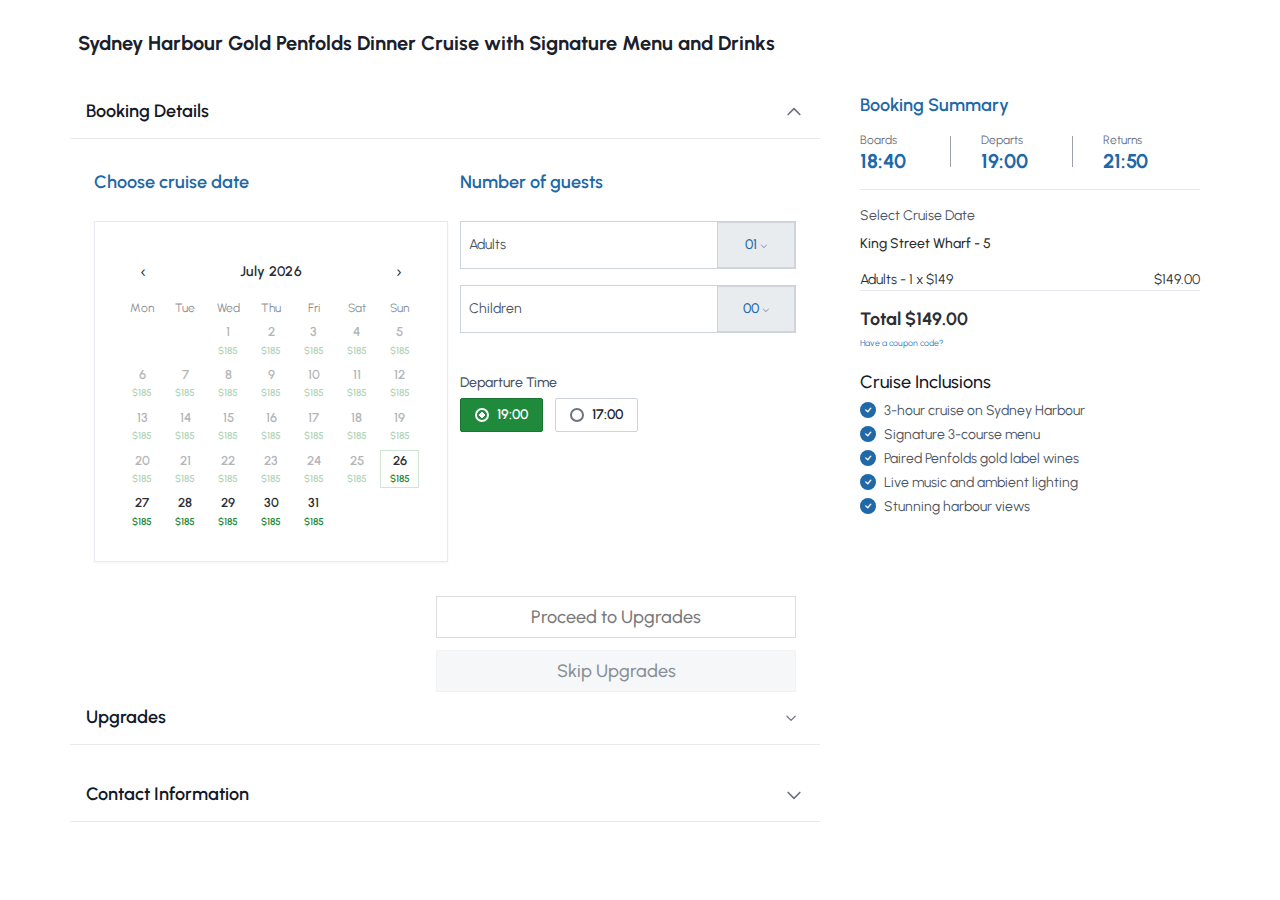
<file: index.html>
<!DOCTYPE html>
<html lang="en">
<head>
  <meta charset="UTF-8" />
  <meta name="viewport" content="width=device-width, initial-scale=1.0" />
  <title>Booking Page</title>

  <link
    rel="stylesheet"
    href="https://maxcdn.bootstrapcdn.com/bootstrap/3.3.7/css/bootstrap.min.css"
  />

  <link
    href="https://fonts.googleapis.com/css2?family=Urbanist:wght@400;500;600&display=swap"
    rel="stylesheet"
  />
  <link
    rel="stylesheet"
    href="https://cdn.jsdelivr.net/npm/bootstrap-icons@1.13.1/font/bootstrap-icons.min.css"
  />

  <link rel="stylesheet" href="style2.css" />
</head>
<body class="bg-white">
  <main class="container custom-main-container">
    <div class="page-title-wrapper">
      <h2 id="cruise-title" class="page-title"></h2>
    </div>

    <div class="row">
      <div class="col-lg-8">
        <div class="main-content-col">
          <div class="custom-accordion-panel">
            <button
              id="accordion-btn-bookingDetails"
              class="custom-accordion-btn"
              type="button"
            >
              <h3 class="custom-accordion-title text-primary-custom">
                Booking Details
              </h3>
              <svg
                id="accordion-icon-bookingDetails"
                class="custom-accordion-icon rotate-180"
                fill="none"
                stroke="currentColor"
                viewBox="0 0 24 24"
              >
                <path
                  stroke-linecap="round"
                  stroke-linejoin="round"
                  stroke-width="2"
                  d="M19 9l-7 7-7-7"
                />
              </svg>
            </button>

            <div
              id="accordion-content-bookingDetails"
              class="custom-accordion-content"
            >
              <div id="booking-details-row" class="row">
                <div class="col-md-6">
                  <h4 class="font-semibold text-primary-custom" style="margin-bottom: 2.8rem;">
                    Choose cruise date
                  </h4>
                  <div class="calendar-wrapper">
                    <div id="cruise-calendar"></div>
                  </div>
                  <p id="error-date" class="text-danger help-block-custom"></p>
                </div>

                <div class="col-md-6">
                  <h4 class="font-semibold text-primary-custom mb-7">
                    Number of guests
                  </h4>
                  <div class="guest-selection-group">
                    <div class="guest-control-wrapper">
                      <span class="guest-label">Adults</span>
                      <div class="position-relative">
                        <button
                          type="button"
                          id="adult-count-btn"
                          class="btn btn-default guest-count-btn"
                        >
                          01 <i class="bi bi-chevron-down text-xs"></i>
                        </button>
                        <div id="adult-menu" class="guest-menu hidden"></div>
                      </div>
                    </div>
                    <div class="guest-control-wrapper">
                      <span class="guest-label">Children</span>
                      <div class="position-relative">
                        <button
                          type="button"
                          id="child-count-btn"
                          class="btn btn-default guest-count-btn"
                        >
                          00 <i class="bi bi-chevron-down text-xs"></i>
                        </button>
                        <div id="child-menu" class="guest-menu hidden"></div>
                      </div>
                    </div>
                    <div class="pt-4">
                      <h5 class="departure-title">Departure Time</h5>
                      <div class="departure-radio-group" role="radiogroup" aria-label="Departure Time">
                        <label class="dep-option">
                          <input type="radio" name="departure" id="dep-1900" value="19:00" checked>
                          <span>19:00</span>
                        </label>
                        <label class="dep-option">
                          <input type="radio" name="departure" id="dep-1700" value="17:00">
                          <span>17:00</span>
                        </label>
                      </div>
                    </div>
                  </div>
                </div>
              </div>
              <div class="mt-6 text-right-md">
                <div class="btn-cluster-right">
                  <button
                    id="proceed-upgrades-btn"
                    class="btn btn-lg"
                    type="button"
                  >
                    Proceed to Upgrades
                  </button>
                  <button
                    id="skip-upgrades-btn"
                    class="btn btn-lg"
                    type="button"
                  >
                    Skip Upgrades
                  </button>
                </div>
              </div>
            </div>
          </div>

          <div class="custom-accordion-panel">
            <button
              id="accordion-btn-upgrades"
              class="custom-accordion-btn"
              type="button"
            >
              <h3 class="custom-accordion-title">Upgrades</h3>
              <svg
                id="accordion-icon-upgrades"
                class="custom-accordion-icon"
                fill="none"
                stroke="currentColor"
                viewBox="0 0 34 24"
              >
                <path
                  stroke-linecap="round"
                  stroke-linejoin="round"
                  stroke-width="2"
                  d="M19 9l-7 7-7-7"
                />
              </svg>
            </button>

            <div id="accordion-content-upgrades" class="custom-accordion-content hidden">
              <div id="upgrades-container" class="row">
                </div>
              <div class="text-right mt-6">
                <button
                  id="upgrades-proceed-pay-btn"
                  class="btn btn-success btn-lg"
                  type="button"
                >
                  Proceed to Pay
                </button>
              </div>
            </div>
          </div>

          <div class="custom-accordion-panel">
            <button
              id="accordion-btn-bookingSummary"
              class="custom-accordion-btn"
              type="button"
            >
              <h3 class="custom-accordion-title">Contact Information</h3>
              <svg
                id="accordion-icon-bookingSummary"
                class="custom-accordion-icon"
                fill="none"
                stroke="currentColor"
                viewBox="0 0 24 24"
              >
                <path
                  stroke-linecap="round"
                  stroke-linejoin="round"
                  stroke-width="2"
                  d="M19 9l-7 7-7-7"
                />
              </svg>
            </button>

            <div
              id="accordion-content-bookingSummary"
              class="custom-accordion-content hidden"
            >
              <form id="booking-form" novalidate>
                <h4 class="font-semibold text-primary-custom mb-4">
                  Contact Information
                </h4>
                <div class="row">
                  <div class="col-md-6">
                    <div class="form-group">
                      <label for="fullName">Full Name*</label>
                      <input
                        type="text"
                        id="fullName"
                        class="form-control input-lg"
                        placeholder="Enter your full name"
                      />
                      <p
                        id="error-fullName"
                        class="text-danger help-block"
                      ></p>
                    </div>
                  </div>
                  <div class="col-md-6">
                    <div class="form-group">
                      <label for="email">Email*</label>
                      <input
                        type="email"
                        id="email"
                        class="form-control input-lg"
                        placeholder="Enter your email"
                      />
                      <p id="error-email" class="text-danger help-block"></p>
                    </div>
                  </div>
                </div>
                <div class="row">
                  <div class="col-md-6">
                    <div class="form-group">
                      <label for="contactNumber">Contact Number*</label>
                      <input
                        type="tel"
                        id="contactNumber"
                        class="form-control input-lg"
                        placeholder="Enter your contact number"
                      />
                      <p
                        id="error-contactNumber"
                        class="text-danger help-block"
                      ></p>
                    </div>
                  </div>
                  <div class="col-md-6">
                    <div class="form-group">
                      <label for="country">Country*</label>
                      <input
                        type="text"
                        id="country"
                        class="form-control input-lg"
                        placeholder="Enter your country"
                      />
                      <p id="error-country" class="text-danger help-block"></p>
                    </div>
                  </div>
                </div>
                <div class="row">
                  <div class="col-md-6">
                    <div class="form-group">
                      <label for="state">State*</label>
                      <input
                        type="text"
                        id="state"
                        class="form-control input-lg"
                        placeholder="Enter your state"
                      />
                      <p id="error-state" class="text-danger help-block"></p>
                    </div>
                  </div>
                  <div class="col-md-6">
                    <div class="form-group">
                      <label for="postcode">Postcode*</label>
                      <input
                        type="text"
                        id="postcode"
                        class="form-control input-lg"
                        placeholder="Enter your postcode"
                      />
                    </div>
                  </div>
                </div>
                <div class="row">
                  <div class="col-md-6">
                    <div class="form-group">
                      <label for="hearAboutUs">How did you hear about us?</label>
                      <select id="hearAboutUs" class="form-control input-lg">
                        <option value="">Please select</option>
                        <option>Google</option>
                        <option>Facebook</option>
                        <option>Instagram</option>
                        <option>Friend/Family</option>
                        <option>Other</option>
                      </select>
                    </div>
                  </div>
                  <div class="col-md-6">
                    <div class="form-group">
                      <label for="additionalComments">Additional Comments</label>
                      <textarea
                        id="additionalComments"
                        rows="2"
                        class="form-control input-lg"
                        placeholder="Any additional comments or special requests..."
                      ></textarea>
                    </div>
                  </div>
                </div>
                <div class="row">
                  <div class="col-md-6">
                    <div class="form-group">
                      <label>Pay with</label>
                      <div class="radio-group">
                        <label class="radio-inline">
                          <input
                            type="radio"
                            name="payMethod"
                            id="pay-card"
                            value="card"
                            checked
                          />
                          Card
                        </label>
                        <label class="radio-inline">
                          <input
                            type="radio"
                            name="payMethod"
                            id="pay-gpay"
                            value="gpay"
                          />
                          <img src="assets/Google_Pay_Logo.png" alt="G Pay" class="pay-logo" />
                          <span class="sr-only">G Pay</span>
                        </label>
                        <label class="radio-inline">
                          <input
                            type="radio"
                            name="payMethod"
                            id="pay-apple"
                            value="apple"
                          />
                          <img src="assets/applepay.png" alt="Apple Pay" class="pay-logo" />
                          <span class="sr-only">Apple Pay</span>
                        </label>
                      </div>
                    </div>
                  </div>
                  <div class="col-md-6">
                    <div id="card-type-wrap" class="form-group">
                      <label for="card-type">Select Card Type</label>
                      <select id="card-type" class="form-control input-lg">
                        <option value="master-1.65">
                          Master Card (+1.65%)
                        </option>
                        <option value="visa-1.65">Visa (+1.65%)</option>
                        <option value="amex-1.80">
                          American Express (+1.80%)
                        </option>
                      </select>
                      <div id="card-fee-note" class="text-danger text-s mt-1"></div>
                    </div>
                  </div>
                </div>
                <div class="mt-4">
                  <button
                    id="submit-btn"
                    type="button"
                    class="btn btn-success btn-lg"
                  >
                    Pay
                  </button>
                </div>
              </form>
            </div>
          </div>
        </div>
      </div>

      <div class="col-lg-4">
        <div class="sidebar-wrapper">
          <div class="well">
            <h3 class="text-primary-custom summary-title">
              Booking Summary
            </h3>

             <div class="summary-times">
               <div class="summary-time">
                 <div class="summary-time-label">Boards</div>
                 <div class="summary-time-value" id="summary-boards">--</div>
               </div>
               <div class="summary-time">
                 <div class="summary-time-label">Departs</div>
                 <div class="summary-time-value" id="summary-departs">--</div>
               </div>
               <div class="summary-time">
                 <div class="summary-time-label">Returns</div>
                 <div class="summary-time-value" id="summary-returns">--</div>
               </div>
             </div>

            <div class="summary-divider">
              <div id="summary-date-title" class="summary-date-title">
                Select Cruise Date
              </div>
              <div class="summary-location">King Street Wharf - 5</div>
            </div>

            <div id="summary-base-prices" class="summary-base-prices"></div>

            <div id="summary-upgrades-wrapper" class="summary-divider hidden">
              <div class="summary-upgrades-title">Upgrades</div>
              <div id="summary-upgrades-list"></div>
            </div>

            <div class="summary-divider summary-total-wrapper">
              <div class="summary-total-amount">
                <strong id="summary-total">Total $0.00</strong>
              </div>
              <div class="text-sm text-primary-custom mt-1">
                <a id="coupon-toggle" href="#">Have a coupon code?</a>
              </div>
              <div id="coupon-box" class="coupon-box hidden mt-4">
                <label for="coupon-code" class="text-dark-custom" style="display:block; margin-bottom:6px;">Apply Coupon Code</label>
                <div class="coupon-input-group">
                  <input id="coupon-code" type="text" class="coupon-input" placeholder="Enter coupon code" />
                  <button id="coupon-apply" type="button" class="coupon-apply-btn">Apply</button>
                </div>
                <div id="coupon-msg" class="text-s" style="margin-top:6px;"></div>
              </div>
            </div>

            <div class="mb-4">
              <h4 class="inclusions-title">Cruise Inclusions</h4>
              <ul id="summary-inclusions-list" class="list-unstyled inclusions-list"></ul>
            </div>
          </div>
        </div>
      </div>
    </div>
  </main>

  <script src="https://ajax.googleapis.com/ajax/libs/jquery/1.12.4/jquery.min.js"></script>
  <script src="https://maxcdn.bootstrapcdn.com/bootstrap/3.3.7/js/bootstrap.min.js"></script>

  <script src="script2.js" defer></script>
</body>
</html>
</file>
<file: style2.css>
/* style.css */

/* * =========================================
 * YOUR ORIGINAL CALENDAR CSS (Unchanged)
 * =========================================
 */
 body {
  font-family: "Urbanist", -apple-system, BlinkMacSystemFont, "Segoe UI",
    Roboto, Helvetica, Arial, sans-serif, "Apple Color Emoji", "Segoe UI Emoji",
    "Segoe UI Symbol";
}

/* Fix upgrade controls on small phones so qty buttons stay in one row */
@media (max-width: 480px) {
  .upgrade-controls {
    display: inline-flex;
    align-items: center;
    flex-wrap: nowrap !important; /* prevent wrapping to a column */
    gap: 8px;                     /* tighter gap for small screens */
    width: 100%;
    min-width: 0;
  }
  /* Make the image a bit smaller to give controls room */
  .upgrade-item .media-object {
    width: 96px;
    height: 72px;
    object-fit: cover;
  }
  .upgrade-controls .btn-group {
    flex-direction: row !important;
    flex-wrap: nowrap !important;      /* no wrapping inside group */
    white-space: nowrap;
  }
  .upgrade-controls .btn-group .btn {
    float: none;                  /* neutralize Bootstrap float */
    padding: 6px 8px;             /* smaller buttons */
    min-width: 34px;              /* compact width */
    line-height: 1.1;             /* tighter height */
    display: inline-flex;
    align-items: center;
    justify-content: center;
  }
  .upgrade-controls .btn-group .btn:disabled {
    min-width: 36px;              /* show 2-digit qty clearly */
  }
  .upgrade-price {
    font-size: 16px;              /* slightly smaller to fit */
  }
  /* Ensure the image doesn't squeeze the controls */
  .upgrade-item .media-right { flex: 0 0 auto; }
  .upgrade-item .media-body { min-width: 0; }
}

/* Fix overlap on tablets and small laptops (411px–991px) */
@media (min-width: 411px) and (max-width: 991px) {
  .radio-group {
    display: flex;
    flex-wrap: wrap; /* allow wrapping to avoid crowding */
    align-items: center;
    justify-content: flex-start;
    gap: 8px;
    width: 100%;
  }
  .radio-group .radio-inline {
    display: inline-flex;
    align-items: center;
    padding: 8px 10px; /* smaller chip */
    gap: 6px;         /* space between radio and label/logo */
    position: static; /* avoid absolute positioning overlap */
    font-size: 14px;
    white-space: nowrap; /* keep each chip on one line */
    line-height: 1.2;    /* tighten to reduce vertical overflow */
  }
  .radio-group .radio-inline + .radio-inline { margin-left: 0; }
  .radio-group .radio-inline input[type="radio"] {
    position: static; /* keep inside flex flow */
    margin: 0;        /* rely on gap */
    vertical-align: middle;
  }
  .radio-group .radio-inline img,
  .radio-group .radio-inline .pay-logo {
    height: 16px; /* smaller logos prevent overlap */
    width: auto;
    display: block;
  }
}

/* Fix overlap on large screens for Pay with radio buttons */
@media (min-width: 992px) {
  /* Keep the whole group on one line on desktops */
  .radio-group {
    display: flex;
    flex-wrap: nowrap;
    align-items: center;
    gap: 0px; /* even tighter spacing */
    white-space: nowrap; /* belt-and-suspenders */
  }
  /* Remove Bootstrap's inline radio left padding behavior and ensure proper inline-flex layout */
  .radio-group .radio-inline {
    padding: 8px 6px; /* narrower chips */
    display: inline-flex;
    align-items: center;
    gap: 0px;
    position: static;
    flex: 0 0 auto; /* prevent flex shrinking that can cause wraps */
    font-size: 14px; /* slightly smaller text */
  }
  /* Remove left margin between inline items since we use flex gap */
  .radio-group .radio-inline + .radio-inline { margin-left: 0; }
  .radio-group .radio-inline input[type="radio"] {
    position: static; /* ensure it participates in flex flow */
    margin: 0;        /* rely on gap for spacing */
  }
  .radio-group .radio-inline img,
  .radio-group .radio-inline .pay-logo {
    height: 16px; /* smaller logos to save width */
    width: auto;
    display: block;
  }
}

:root {
  --accent: #1f8a3b; /* selected green */
  --accent-ink: #ffffff;
  --ink: #2b2f33;
  --muted: #8b9299;
  --line: #e7eaee;
  --hover: #f4f6f8;
  --radius: 14px;
}
* {
  box-sizing: border-box;
}
body {
  font-family: "Urbanist", sans-serif;
  color: var(--ink);
  background: #fff;
  /* padding: 24px; */ /* Handled by container */
}
.calendar {
  width: 320px;
  /* border: 1px solid var(--line); */
  /* border-radius: var(--radius); */
  padding: 12px 12px 14px;
  /* box-shadow: 0 1px 2px rgba(20, 20, 20, 0.04); */
}
.cal-title {
  font-weight: 600;
  font-size: 14px;
  margin: 0 0 8px 2px;
  color: var(--muted);
}
.cal-header {
  display: flex;
  align-items: center;
  justify-content: space-between;
  padding: 8px 6px 14px;
}
.cal-nav {
  display: flex;
  gap: 8px;
  align-items: center;
}
.cal-btn {
  border: none;
  background: none;
  width: 28px;
  height: 28px;
  display: grid;
  place-items: center;
  cursor: pointer;
  font-size: 18px;
  line-height: 1;
}
.cal-btn:hover {
  background: none;
}
.cal-month {
  font-weight: 600;
  letter-spacing: 0.3px;
}
.cal-grid {
  display: grid;
  grid-template-columns: repeat(7, 1fr);
  gap: 4px 4px;
}
.cal-dow {
  text-align: center;
  font-size: 12px;
  color: var(--muted);
  padding-bottom: 4px;
}
.cal-cell {
  position: relative;
  aspect-ratio: 1 / 1; /* makes square cells */
  /* border-radius: 12px; */
  border: 1px solid transparent;
  display: flex;
  flex-direction: column;
  align-items: center;
  justify-content: center;
  cursor: pointer;
}
.cal-cell:hover {
  background: var(--hover);
}
.cal-cell.out {
  opacity: 0.35;
  pointer-events: none;
}
.cal-cell.disabled {
  opacity: 0.35;
  pointer-events: none;
}
.cal-day {
  font-size: 13px;
  font-weight: 600;
  margin-bottom: 2px;
}
.cal-price {
  font-size: 10px;
  color: var(--accent);
  font-weight: 600;
}
.cal-cell.selected {
  background: var(--accent);
  color: var(--accent-ink);
}
.cal-cell.selected .cal-price {
  color: var(--accent-ink);
  opacity: 0.9;
}
.cal-cell.today {
  border-color: #cfe6d6;
}
.cal-legend {
  display: flex;
  gap: 12px;
  align-items: center;
  margin-top: 10px;
  color: var(--muted);
  font-size: 12px;
}
.dot {
  width: 10px;
  height: 10px;
  /* border-radius: 3px; */
  display: inline-block;
}
.dot-available {
  background: var(--accent);
}
.dot-unavailable {
  background: #c5c9cf;
}

/* * =========================================
 * NEW CUSTOM BOOTSTRAP OVERRIDES
 * =========================================
 */

/* --- Globals & Layout --- */
body {
  background-color: #fff !important;
}
.custom-main-container {
  padding-top: 24px;
  padding-bottom: 24px;
}
.page-title-wrapper {
  padding: 8px;
  margin-bottom: 24px;
}
.page-title {
  font-size: 20px;
  color: #1a202c; /* text-gray-800 */
  font-weight: 700;
  margin: 0;
}
.main-content-col > * + * {
  margin-top: 24px; /* space-y-6 */
}
.sidebar-wrapper {
  position: -webkit-sticky;
  position: sticky;
  top: 24px; /* sticky top-6 */
}
.well {
  background-color: #fff; 
  border: 0px solid #e7eaee;
  padding: 10px;
  box-shadow: none;
  border-radius: 0;
}

/* --- Helper Classes --- */
.text-primary-custom {
  color: #2068a7;
}
.text-dark-custom {
  color: #111827; /* text-gray-900 */
}
.text-xs {
  font-size: 0.75rem;
}
.text-sm {
  font-size: 0.875rem; /* ~14px */
}
.mt-1 { margin-top: 4px; }
.mt-4 { margin-top: 16px; }
.mt-6 { margin-top: 24px; }
.mb-3 { margin-bottom: 12px; }
.mb-4 { margin-bottom: 16px; }
.mb-7 { margin-bottom: 28px; }
.pt-4 { padding-top: 16px; }
.font-semibold { font-weight: 600; }
.position-relative { position: relative; }
.text-right-md { text-align: left; }
@media (min-width: 992px) {
  .text-right-md { text-align: right; }
} 

/* --- Custom Accordion --- */
.custom-accordion-panel {
  background-color: #fff;
}
.custom-accordion-btn {
  width: 100%;
  display: flex;
  align-items: center;
  justify-content: space-between;
  padding: 16px;
  text-align: left;
  border: none;
  border-bottom: 1px solid #e7eaee;
  background: none;
  cursor: pointer;
}
.custom-accordion-btn:hover,
.custom-accordion-btn:focus {
  background-color: #f9fafb;
  outline: none;
}
.custom-accordion-title {
  font-size: 18px;
  font-weight: 600;
  color: #111827; /* text-gray-900 */
  margin: 0;
}
.custom-accordion-icon {
  width: 20px;
  height: 20px;
  transition: transform 0.2s;
  color: #6b7280;
}
.custom-accordion-icon.rotate-180 {
  transform: rotate(180deg);
}
.custom-accordion-content {
  padding: 24px;
}

/* --- Forms & Buttons --- */
.form-control, .btn {
  border-radius: 0; /* No rounded corners */
}
.form-control.input-lg {
  height: 46px; /* p-3 equivalent */
  padding: 10px 16px;
  font-size: 16px;
}
.form-control:focus {
  border-color: #2068a7;
  box-shadow: 0 0 0 2px rgba(32, 104, 167, 0.2);
}
.help-block-custom {
    color: #dc3545; /* text-red-500 */
    font-size: 14px; /* text-sm */
    margin-top: 4px; /* mt-1 */
}
/* Radio buttons */
.radio-group label {
  display: inline-flex;
  align-items: center;
  gap: 8px;
  cursor: pointer;
  font-weight: 500;
}
input[type="radio"] {
  accent-color: #1f8a3b;
  flex-shrink: 0;
}

/* Payment options bordered chips */
.radio-group .radio-inline {
  border: 1px solid #ced4da;
  background: #fff;
  border-radius: 2px;
  padding: 10px 20px;
  line-height: 1.4;
  display: inline-flex;
  align-items: center;
  gap: 3px;
}
.radio-group .radio-inline input[type="radio"] {
  margin: 0;
  flex-shrink: 0;
}
.radio-group .radio-inline input[type="radio"] {
  margin: 0;
  flex-shrink: 0;
}
.radio-group .radio-inline + .radio-inline { margin-left: 12px; }
.radio-group .radio-inline:hover { background-color: #f8f9fa; }
.radio-group .radio-inline:focus-within {
  box-shadow: 0 0 0 2px rgba(32,104,167,.2);
  border-color: #2068a7;
}
.radio-group .radio-inline:has(input:checked) {
  border-color: #2068a7;
  box-shadow: 0 0 0 2px rgba(32,104,167,.15);
}

/* Payment method logos inside radios */
.pay-logo {
  height: 20px;
  width: auto;
  display: block;
  flex-shrink: 0;
  margin: 0;
}
.radio-group .radio-inline img {
  flex-shrink: 0;
  display: block;
  margin: 0;
}

/* Fix payment options for very small screens (under 411px) */
@media (max-width: 410px) {
  .radio-group {
    display: flex;
    flex-wrap: nowrap;
    gap: 3px;
    width: 100%;
  }
  .radio-group .radio-inline {
    padding: 8px 4px;
    font-size: 12px;
    flex: 1 1 0;
    min-width: 0;
    text-align: center;
    display: flex;
    align-items: center;
    justify-content: center;
    white-space: nowrap;
    gap: 4px;
  }
  .radio-group .radio-inline input[type="radio"] {
    margin: 0;
    flex-shrink: 0;
    width: 14px;
    height: 14px;
    position: relative;
    z-index: 1;
  }
  .radio-group .radio-inline + .radio-inline {
    margin-left: 0;
  }
  .radio-group .radio-inline img {
    height: 14px;
    width: auto;
    max-width: 100%;
    flex-shrink: 0;
    display: block;
    position: relative;
    z-index: 1;
  }
  .pay-logo {
    height: 14px !important;
    max-width: 100%;
    flex-shrink: 0;
  }
  .radio-group .radio-inline .sr-only {
    display: none;
  }
}

/* Extra compact for extremely narrow screens (under 360px) */
@media (max-width: 359px) {
  .radio-group .radio-inline {
    padding: 6px 3px;
    font-size: 11px;
    gap: 3px;
  }
  .radio-group .radio-inline input[type="radio"] {
    width: 12px;
    height: 12px;
    margin: 0;
    flex-shrink: 0;
  }
  .radio-group .radio-inline img,
  .pay-logo {
    height: 12px !important;
    flex-shrink: 0;
  }
  .radio-group {
    gap: 2px;
  }
}

/* --- Booking Details Section --- */
.calendar-wrapper {
  background-color: #fff;
  box-shadow: 0 1px 2px 0 rgba(0, 0, 0, 0.05); /* shadow-sm */
  padding: 16px;
  border: 1px solid #e7eaee;
  display: inline-block;
}

/* Center calendar on screens under 720px */
@media (max-width: 719px) {
  #booking-details-row .col-md-6:first-child {
    text-align: center;
  }
  .calendar-wrapper {
    margin: 0 auto;
  }
}
.guest-selection-group > * + * {
  margin-top: 16px; /* space-y-4 */
}

/* Preserve 2-column layout between 992px and 700px */
@media (max-width: 991px) and (min-width: 720px) {
  #booking-details-row {
    display: flex;
    gap: 24px;
  }
  #booking-details-row > .col-md-6 {
    float: none; /* neutralize Bootstrap float */
    width: 50%;
  }
}
.guest-control-wrapper {
  display: flex;
  align-items: center;
  justify-content: space-between;
  background-color: #fff;
  border: 1px solid #ced4da; /* border-gray-300 */
  padding-left: 8px; /* ps-2 */
}
.guest-label {
  color: #4b5563; /* text-gray-700 */
}
.guest-count-btn {
  border: 1px solid #ced4da;
  padding: 12px 12px; /* py-3 px-3 */
  background-color: #e9ecef; /* bg-gray-200 */
  color: #2068a7;
  font-weight: 500;
  min-width: 78px;
  text-align: center;
  border-radius: 0;
}
.guest-count-btn:hover, .guest-count-btn:focus {
    background-color: #f8f9fa; /* hover:bg-gray-100 */
    color: #2068a7;
}

/* Custom dropdown menu for guests */
.guest-menu {
  position: absolute;
  left: calc(50% + 10px);
  transform: translateX(0);
  top: 100%;
  margin-top: 8px;
  z-index: 20;
  background-color: #fff;
  border: 1px solid #e7eaee; /* border-gray-200 */
  box-shadow: 0 4px 6px -1px rgba(0, 0, 0, 0.1), 0 2px 4px -1px rgba(0, 0, 0, 0.06); /* shadow-md */
  max-height: 240px;
  overflow-y: auto;
  min-width: 78px;
}
.guest-menu .dropdown-item {
  display: block;
  width: 100%;
  text-align: left;
  padding: 8px 16px;
  color: #4b5563;
  background: none;
  border: none;
}
.guest-menu .dropdown-item:hover {
  background-color: #f8f9fa; /* hover:bg-gray-100 */
}
.guest-menu .dropdown-item.active {
  color: #2068a7;
  font-weight: 600;
}

.departure-title {
  font-size: 14px;
  color: #4b5563;
  margin-bottom: 8px;
}

/* New: radio-style departure selector */
.departure-radio-group {
  display: flex;
  gap: 12px;
}
.dep-option {
  display: inline-flex;
  align-items: center;
  border: 1px solid #ced4da;
  background: #fff;
  border-radius: 2px;
  padding: 6px 14px;
  cursor: pointer;
  user-select: none;
}
.dep-option input {
  position: absolute;
  opacity: 0;
  pointer-events: none;
}
.dep-option span {
  position: relative;
  padding-left: 22px;
  font-size: 14px;
  font-weight: 600;
  color: #212529;
}
.dep-option span:before {
  content: "";
  position: absolute;
  left: 0;
  top: 50%;
  transform: translateY(-50%);
  width: 14px;
  height: 14px;
  border-radius: 50%;
  border: 2px solid #6c757d;
  background: #fff;
}
.dep-option input:checked + span {
  color: #fff;
}
.dep-option input:checked + span:before {
  border-color: #fff;
  background: radial-gradient(circle at center, #fff 40%, transparent 41%);
}
.dep-option:hover { background-color: #f8f9fa; }

/* Active state driven by JS adding .active on the checked label */
.dep-option.active {
  background-color: #1f8a3b;
  border-color: #1a7532;
}
.dep-option.active span { color: #fff; }
.dep-option.active span:before { border-color: #fff; background: radial-gradient(circle at center, #fff 40%, transparent 41%); }

/* Keyboard focus */
.dep-option:focus-within { box-shadow: 0 0 0 2px rgba(32,104,167,.2); border-color: #2068a7; }


/* Proceed/Skip buttons cluster */
.btn-cluster-right {
  display: flex;
  flex-direction: column;
  gap: 12px;
}
.btn-cluster-right .btn {
  padding: 8px 24px;
  font-weight: 500;
  width: 100%;
}
@media (min-width: 768px) {
  .btn-cluster-right {
    float: right;
    width: 360px;
  }
}

/* Custom button states for proceed/skip */
.btn.btn-success {
  background-color: #1f8a3b;
  border-color: #1a7532;
  color: #fff;
}
.btn.btn-success:hover,
.btn.btn-success:focus {
  background-color: #1a7532;
  border-color: #155f28;
}

/* White btn with green border */
.btn.btn-primary-outline {
    background-color: #fff;
    color: #1f8a3b;
    border: 1px solid #1f8a3b;
}
.btn.btn-primary-outline:hover,
.btn.btn-primary-outline:focus {
    background-color: #f8f9fa;
    color: #1a7532;
    border-color: #1a7532;
}
/* Disabled gray button */
.btn.btn-default-disabled {
    background-color: #f1f3f5; /* bg-gray-100 */
    color: #4b5563; /* text-gray-700 */
    border-color: #e9ecef; /* border-gray-200 */
    cursor: not-allowed;
    opacity: 0.65;
}


/* --- Upgrades Section --- */
#upgrades-container .upgrade-item-wrapper {
  padding-left: 15px;
  padding-right: 15px;
  margin-bottom: 24px;
}
.upgrade-item {
  padding: 16px;
  border: 1px solid #e7eaee;
}
.upgrade-item .media-heading {
  color: #111827;
  font-weight: 500;
  font-size: 13px; /* reduce upgrade title size */
  line-height: 1.2;
}
.upgrade-image-wrap {
  position: relative;
  display: inline-block;
  overflow: hidden;
}
.upgrade-image-wrap img { display: block; }
.upgrade-image-wrap::after {
  content: "";
  position: absolute;
  left: 0;
  right: 0;
  bottom: 0;
  height: 40px; /* blur/fade height */
  background: linear-gradient(to bottom, rgba(255,255,255,0), rgba(255,255,255,0.96));
  pointer-events: none;
}
.upgrade-item .media-object {
  width: 128px;
  height: 136px;
  object-fit: cover;
}
@media (max-width: 767px) {
  .upgrade-item .media-object {
    width: 112px;
    height: 90px;
  }
}
.upgrade-item .btn-link {
  font-size: 14px;
  color: #2068a7;
  padding: 0;
  margin-top: 4px;
}
.view-more-link {
  display: block;
  font-size: 14px;
  color: #2068a7;
  text-align: right;
  margin-top: 6px;
}
.view-more-link:hover { text-decoration: underline; }
.upgrade-item .btn-link:hover {
  text-decoration: underline;
}
.upgrade-description {
  font-size: 14px;
  color: #4b5563;
  margin-top: 4px;
}

/* --- Mobile Calendar Input (under 460px) --- */
@media (max-width: 459px) {
  .calendar-wrapper {
    padding: 0;
    border: none;
    box-shadow: none;
    background-color: transparent;
    display: block;
    width: 100%;
  }
  
  .calendar {
    display: none !important;
  }
  
  #cruise-calendar {
    display: none !important;
  }
}
.upgrade-controls {
  margin-top: 12px;
  display: inline-flex;
  align-items: center;
  gap: 12px;
  flex-wrap: nowrap;
}
.upgrade-left-stack {
  display: inline-flex;
  flex-direction: column;
  align-items: flex-start;
  gap: 6px;
}
.upgrade-qty-select {
  display: inline-block;
  width: auto;
  min-width: 72px;
  height: 34px;
  padding: 4px 8px;
  font-size: 13px;
  line-height: 1.2;
  border: 1px solid #ced4da;
  border-radius: 0;
}
.upgrade-qty-select:focus {
  border-color: #2068a7;
  box-shadow: 0 0 0 2px rgba(32,104,167,.2);
  outline: none;
}
.upgrade-controls .btn-success {
    background-color: #1f8a3b;
    border-color: #1a7532;
    border-radius: 4px; /* rounded */
}
.upgrade-controls .btn-group .btn {
    padding: 6px 10px;  /* smaller quantity selector buttons */
    font-size: 13px;
    line-height: 1.1;
}
.upgrade-controls .btn-group .btn:disabled {
    opacity: 1; /* To make the count visible */
    color: #fff;
    background-color: #1f8a3b;
    min-width: 34px !important; /* override inline min-width:40px from HTML */
}
.upgrade-controls .add-upgrade-btn {
    padding: 6px 12px; /* smaller */
    font-weight: 500;
    font-size: 13px;   /* smaller text */
    line-height: 1.2;  /* compact height */
}
.upgrade-price {
  color: #2068a7;
  font-weight: 600;
  font-size: 15px; /* slightly larger price */
}

/* --- Summary Sidebar --- */
.summary-title {
  font-size: 18px;
  font-weight: 600;
  margin-top: 0;
  margin-bottom: 16px;
}
.summary-dl {
  font-size: 14px;
  margin-bottom: 24px;
}
.summary-dl dt {
  font-weight: 400;
  color: #374151;
}
.summary-dl dd {
  font-weight: 500;
  color: #111827;
}
.summary-divider {
  border-top: 1px solid #e7eaee;
  padding-top: 16px;
  margin-bottom: 16px;
}
.summary-date-title {
  font-size: 14px;
  color: #4b5563;
  margin-bottom: 8px;
}
.summary-location {
  font-size: 14px;
  font-weight: 500;
}
.summary-base-prices > * + * {
  margin-top: 8px; /* space-y-2 */
}
.summary-row {
  display: flex;
  justify-content: space-between;
  font-size: 14px;
}
.summary-upgrades-title {
  font-size: 14px;
  font-weight: 500;
  margin-bottom: 8px;
}
#summary-upgrades-list > * + * {
    margin-top: 4px; /* space-y-1 */
}
.summary-total-wrapper {
  margin-bottom: 24px;
}
.summary-total-amount {
  font-size: 18px;
  font-weight: 700;
}

/* --- Mobile sticky total + coupon bar (only on small screens) --- */
@media (max-width: 767px) {
  /* Make the total + coupon area stick to bottom */
  .summary-total-wrapper {
    position: fixed;
    left: 0;
    right: 0;
    bottom: 0;
    margin: 0;
    padding: 12px 16px;
    background: #ffffff;
    border-top: 1px solid #e7eaee;
    box-shadow: 0 -4px 12px rgba(0, 0, 0, 0.06);
    z-index: 1000;
  }
  /* Ensure the right column isn't sticky on mobile so content scrolls naturally */
  .sidebar-wrapper { position: static; top: auto; display: none; }
  /* Room for the sticky bar so it doesn't cover content */
  body {
    padding-bottom: 96px;
  }
  /* Tidy up the coupon box inside the sticky area */
  .summary-total-wrapper .coupon-box {
    margin-top: 12px;
  }
}

/* Utility to show elements only on mobile for this layout */
.mobile-only { display: none; }
@media (max-width: 767px) {
  .mobile-only { display: block; }
}
/* Coupon box styles */
/* .coupon-box { } */
.coupon-input-group {
  display: flex;
  width: 100%;
  border: 1px solid #ced4da;
  min-width: 0;
}
.coupon-input {
  flex: 1 1 auto;
  border: none;
  padding: 10px 12px;
  font-size: 16px;
  outline: none;
  min-width: 0;
  width: 0;
}
.coupon-input:focus { outline: none; }
.coupon-apply-btn {
  background-color: #1f8a3b;
  color: #fff;
  border: none;
  padding: 10px 24px;
  font-size: 18px;
  font-weight: 600;
  flex-shrink: 0;
  white-space: nowrap;
}
.coupon-apply-btn:hover,
.coupon-apply-btn:focus { background-color: #1a7532; }

/* Fix coupon input box for very small screens (under 335px) */
@media (max-width: 334px) {
  .summary-total-wrapper {
    padding: 10px 8px !important;
  }
  .summary-total-amount {
    font-size: 16px;
  }
  .summary-total-wrapper .text-sm {
    font-size: 12px;
  }
  .coupon-input-group {
    width: 100%;
    max-width: 100%;
    box-sizing: border-box;
    min-width: 0;
    margin: 0;
  }
  .coupon-input {
    padding: 8px 6px;
    font-size: 13px;
    min-width: 0;
    flex: 1 1 0;
    width: 0;
  }
  .coupon-apply-btn {
    padding: 8px 10px;
    font-size: 13px;
    flex-shrink: 0;
    white-space: nowrap;
    min-width: auto;
  }
  .coupon-box {
    width: 100%;
    max-width: 100%;
    box-sizing: border-box;
    margin-top: 8px;
    margin-left: 0;
    margin-right: 0;
  }
  .coupon-box label {
    font-size: 13px;
    margin-bottom: 4px;
  }
  #coupon-msg {
    font-size: 11px;
  }
}
.inclusions-title {
  font-weight: 500;
  color: #111827;
  margin-bottom: 8px;
}
.inclusions-list li {
  display: flex;
  align-items: flex-start;
  font-size: 14px;
  color: #4b5563;
}
.inclusions-list li + li {
    margin-top: 4px; /* space-y-1 */
}
.inclusion-icon {
  margin-right: 8px;
  margin-top: 1px;
  display: inline-flex;
  align-items: center;
  justify-content: center;
  width: 16px;
  height: 16px;
  border-radius: 50%;
  background-color: #2068a7;
  color: #fff;
}
.inclusion-icon .bi {
  font-size: 12px;
  line-height: 1;
  vertical-align: middle;
}

/* Summary timing row like design reference */
.summary-times {
  display: -webkit-box;
  display: -ms-flexbox;
  display: flex;
  -ms-flex-wrap: nowrap;
  flex-wrap: nowrap;
  gap: 24px;
  align-items: flex-start;
  padding-bottom: 10px;
  /* border-bottom: 1px solid #b9e3bb; soft green line */
  margin-bottom: 8px;
}
.summary-time {
  -webkit-box-flex: 1;
  -ms-flex: 1 1 0;
  flex: 1 1 0;
  position: relative;
  padding-right: 18px;
}
.summary-time:not(:last-child):after {
  content: "";
  position: absolute;
  right: 6px;
  top: 4px;
  bottom: 4px;
  width: 1px;
  background: #9aa1a9; /* vertical divider */
}
/* Booking summary timing typography */
.summary-time-label {
  font-size: 12px;
  color: #6b7280; /* gray tone */
  font-weight: 400;
  margin-bottom: 2px;
}
.summary-time-value {
  font-size: 20px;
  font-weight: 700;
  color: #2068a7; /* brand blue */
  line-height: 1;
}
</file>
